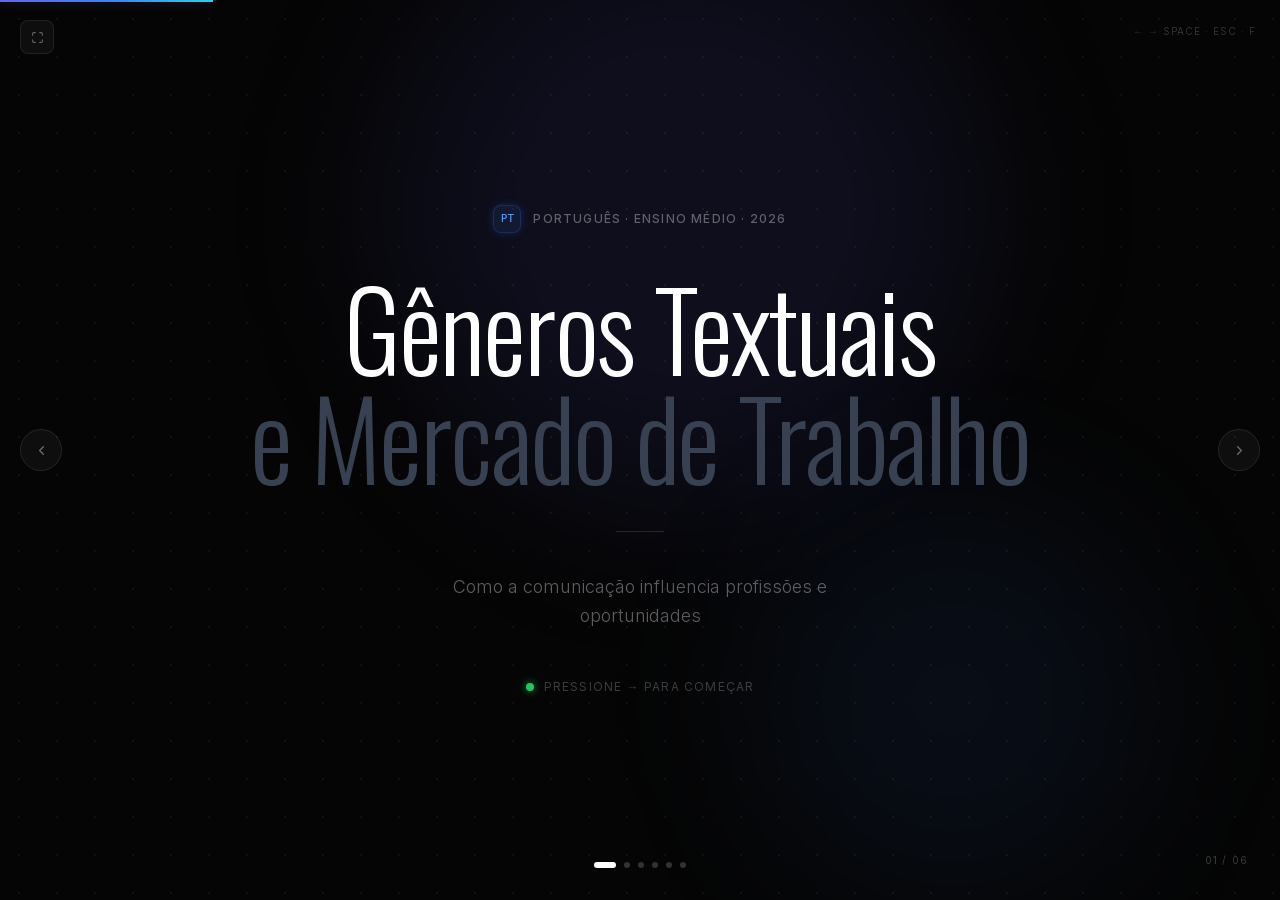
<file: presentation.html>
<!DOCTYPE html>
<html lang="pt-BR">
<head>
  <meta charset="UTF-8">
  <meta name="viewport" content="width=device-width, initial-scale=1.0">
  <title>Gêneros Textuais e Mercado de Trabalho</title>

  <!-- Tailwind (Finex local build) -->
  <script src="finex-finance-saas.aura.build/assets/176e894661aa9cdc_3.4.17"></script>

  <!-- Google Fonts — same as design-system -->
  <link rel="preconnect" href="https://fonts.googleapis.com">
  <link rel="preconnect" href="https://fonts.gstatic.com" crossorigin>
  <link href="finex-finance-saas.aura.build/assets/71de0c11c987f278_css2.css" rel="stylesheet">
  <link href="finex-finance-saas.aura.build/assets/ab7ed01ed5bd637b_css2.css" rel="stylesheet">
  <link href="finex-finance-saas.aura.build/assets/5a95981dedcc5760_css2.css" rel="stylesheet">

  <style>
    /* ──────────────────────────────────────────────
       DESIGN SYSTEM TOKENS (exact from design-system.html)
       ────────────────────────────────────────────── */
    .font-oswald  { font-family: 'Oswald', sans-serif !important; }
    .font-inter   { font-family: 'Inter', sans-serif !important; }

    /* Finex Animations (verbatim) */
    @keyframes fadeInUp {
      0%   { opacity: 0; transform: translateY(30px); }
      100% { opacity: 1; transform: translateY(0); }
    }
    @keyframes blurIn {
      0%   { opacity: 0; filter: blur(15px); transform: scale(0.95); }
      100% { opacity: 1; filter: blur(0);    transform: scale(1); }
    }

    /* Presentation-specific keyframes */
    @keyframes slideUp {
      from { opacity: 0; transform: translateY(28px); }
      to   { opacity: 1; transform: translateY(0); }
    }
    @keyframes slideLeft {
      from { opacity: 0; transform: translateX(28px); }
      to   { opacity: 1; transform: translateX(0); }
    }
    @keyframes scaleFade {
      from { opacity: 0; transform: scale(0.93); filter: blur(6px); }
      to   { opacity: 1; transform: scale(1);    filter: blur(0); }
    }
    @keyframes glowPulse {
      0%, 100% { opacity: 0.6; }
      50%       { opacity: 1; }
    }
    @keyframes orb-drift {
      0%   { transform: translate(0, 0) scale(1); }
      33%  { transform: translate(30px, -20px) scale(1.05); }
      66%  { transform: translate(-20px, 15px) scale(0.97); }
      100% { transform: translate(0, 0) scale(1); }
    }

    /* ──────────────────────────────────────────────
       BASE RESET
       ────────────────────────────────────────────── */
    *, *::before, *::after { box-sizing: border-box; margin: 0; padding: 0; }
    ::-webkit-scrollbar { display: none; }

    html, body {
      width: 100%;
      height: 100%;
      overflow: hidden;
      background: #050505;
      color: #fff;
      -ms-overflow-style: none;
      scrollbar-width: none;
    }

    /* ──────────────────────────────────────────────
       PRESENTATION SHELL
       ────────────────────────────────────────────── */
    .pres-wrap {
      position: relative;
      width: 100vw;
      height: 100vh;
      overflow: hidden;
    }

    /* ──────────────────────────────────────────────
       SLIDES
       ────────────────────────────────────────────── */
    .slide {
      position: absolute;
      inset: 0;
      display: flex;
      flex-direction: column;
      justify-content: center;
      align-items: center;
      padding: 2.5rem 3rem;
      opacity: 0;
      pointer-events: none;
      transition: opacity 0.55s cubic-bezier(0.25, 0.46, 0.45, 0.94),
                  transform 0.55s cubic-bezier(0.25, 0.46, 0.45, 0.94);
      transform: translateY(18px);
      will-change: opacity, transform;
    }
    .slide.active {
      opacity: 1;
      pointer-events: all;
      transform: translateY(0);
    }
    .slide.leaving-up   { opacity: 0; transform: translateY(-18px); pointer-events: none; }
    .slide.leaving-down { opacity: 0; transform: translateY(18px);  pointer-events: none; }

    /* Stagger helpers — only fire when inside .active slide */
    .slide:not(.active) [class*="s-"] {
      opacity: 0 !important;
      animation: none !important;
    }
    .slide.active .s1 { animation: slideUp  0.65s cubic-bezier(0.25,0.46,0.45,0.94) 0.05s both; }
    .slide.active .s2 { animation: slideUp  0.65s cubic-bezier(0.25,0.46,0.45,0.94) 0.17s both; }
    .slide.active .s3 { animation: slideUp  0.65s cubic-bezier(0.25,0.46,0.45,0.94) 0.30s both; }
    .slide.active .s4 { animation: slideUp  0.65s cubic-bezier(0.25,0.46,0.45,0.94) 0.43s both; }
    .slide.active .s5 { animation: slideUp  0.65s cubic-bezier(0.25,0.46,0.45,0.94) 0.56s both; }
    .slide.active .sl { animation: slideLeft 0.65s cubic-bezier(0.25,0.46,0.45,0.94) 0.35s both; }
    .slide.active .sb { animation: scaleFade 0.75s cubic-bezier(0.25,0.46,0.45,0.94) 0.25s both; }

    /* ──────────────────────────────────────────────
       CHROME UI
       ────────────────────────────────────────────── */
    /* Progress bar */
    #pbar {
      position: fixed; top: 0; left: 0; height: 2px; z-index: 200;
      background: linear-gradient(to right, #6366f1, #3b82f6, #22d3ee);
      transition: width 0.5s cubic-bezier(0.25,0.46,0.45,0.94);
      box-shadow: 0 0 12px rgba(99,102,241,0.5);
    }

    /* Nav dots */
    #nav-dots {
      position: fixed; bottom: 2rem; left: 50%; transform: translateX(-50%);
      display: flex; gap: 8px; z-index: 200;
    }
    .dot {
      width: 6px; height: 6px; border-radius: 3px;
      background: rgba(255,255,255,0.18);
      border: none; cursor: pointer;
      transition: all 0.3s cubic-bezier(0.25,0.46,0.45,0.94);
    }
    .dot.on { background: #fff; width: 22px; }

    /* Slide counter */
    #counter {
      position: fixed; bottom: 2rem; right: 2rem; z-index: 200;
      font-family: 'Inter', monospace; font-size: 10px; letter-spacing: 0.12em;
      color: rgba(255,255,255,0.22);
    }

    /* Arrow buttons */
    .arr-btn {
      position: fixed; top: 50%; transform: translateY(-50%);
      width: 42px; height: 42px; border-radius: 50%;
      background: rgba(255,255,255,0.04);
      border: 1px solid rgba(255,255,255,0.09);
      color: rgba(255,255,255,0.4);
      display: flex; align-items: center; justify-content: center;
      cursor: pointer; z-index: 200;
      transition: all 0.2s ease;
    }
    .arr-btn:hover { background: rgba(255,255,255,0.09); border-color: rgba(255,255,255,0.18); color: #fff; }
    #prev-btn { left: 1.25rem; }
    #next-btn { right: 1.25rem; }

    /* Fullscreen btn */
    #fs-btn {
      position: fixed; top: 1.25rem; left: 1.25rem;
      width: 34px; height: 34px; border-radius: 8px;
      background: rgba(255,255,255,0.04);
      border: 1px solid rgba(255,255,255,0.08);
      color: rgba(255,255,255,0.35);
      display: flex; align-items: center; justify-content: center;
      cursor: pointer; z-index: 200;
      transition: all 0.2s ease;
    }
    #fs-btn:hover { background: rgba(255,255,255,0.09); color: rgba(255,255,255,0.7); }

    /* Key hint */
    #key-hint {
      position: fixed; top: 1.5rem; right: 1.5rem; z-index: 200;
      font-size: 10px; letter-spacing: 0.1em; color: rgba(255,255,255,0.18);
      font-family: 'Inter', sans-serif;
    }

    /* ──────────────────────────────────────────────
       SHARED VISUAL UTILITIES (from design-system)
       ────────────────────────────────────────────── */
    .dot-grid {
      background-image: radial-gradient(rgba(255,255,255,0.055) 1px, transparent 1px);
      background-size: 38px 38px;
    }
    .card-base {
      background: #0A0A0C;
      border: 1px solid rgba(255,255,255,0.1);
      transition: border-color 0.2s ease;
    }
    .card-base:hover { border-color: rgba(255,255,255,0.2); }
    .icon-box {
      background: #1A1A1A;
      border: 1px solid rgba(255,255,255,0.1);
      border-radius: 0.75rem;
      display: flex; align-items: center; justify-content: center;
      transition: border-color 0.2s ease;
      flex-shrink: 0;
    }

    /* Orb background animation */
    .orb {
      position: absolute;
      border-radius: 50%;
      filter: blur(80px);
      animation: orb-drift 12s ease-in-out infinite;
      pointer-events: none;
    }

    /* Section number badge (exact from design-system) */
    .section-badge {
      display: flex; align-items: center; justify-content: center;
      font-size: 11px; font-weight: 500; color: #60a5fa; font-family: monospace;
      background: rgba(59,130,246,0.1);
      width: 28px; height: 28px;
      border: 1px solid rgba(59,130,246,0.2);
      border-radius: 0.5rem;
      box-shadow: 0 0 10px rgba(59,130,246,0.2);
      flex-shrink: 0;
    }

    /* Live indicator dot (from design-system) */
    .live-dot {
      width: 8px; height: 8px; border-radius: 50%;
      background: #22c55e;
      box-shadow: 0 0 8px rgba(34,197,94,0.8);
      animation: pulse 2s cubic-bezier(0.4,0,0.6,1) infinite;
      flex-shrink: 0;
    }
    @keyframes pulse {
      0%, 100% { opacity: 1; }
      50%       { opacity: 0.4; }
    }

    /* Reduced motion */
    @media (prefers-reduced-motion: reduce) {
      .slide, .dot, #pbar { transition: none; }
      .slide.active [class*="s-"],
      .slide.active .sl,
      .slide.active .sb { animation: none; opacity: 1; }
    }

    /* Responsive scale for very small screens */
    @media (max-width: 640px) {
      .slide { padding: 1.5rem; }
      .hide-sm { display: none !important; }
    }
  </style>
</head>

<body>
  <!-- ─── Chrome UI ─────────────────────────── -->
  <div id="pbar" style="width: 20%;"></div>

  <button id="fs-btn" title="Fullscreen (F)">
    <svg width="13" height="13" fill="none" stroke="currentColor" stroke-width="2" stroke-linecap="round" stroke-linejoin="round" viewBox="0 0 24 24">
      <path d="M8 3H5a2 2 0 0 0-2 2v3m18 0V5a2 2 0 0 0-2-2h-3m0 18h3a2 2 0 0 0 2-2v-3M3 16v3a2 2 0 0 0 2 2h3"/>
    </svg>
  </button>

  <div id="key-hint">← → SPACE · ESC · F</div>

  <button class="arr-btn" id="prev-btn" aria-label="Slide anterior">
    <svg width="15" height="15" fill="none" stroke="currentColor" stroke-width="2" stroke-linecap="round" stroke-linejoin="round" viewBox="0 0 24 24"><path d="m15 18-6-6 6-6"/></svg>
  </button>
  <button class="arr-btn" id="next-btn" aria-label="Próximo slide">
    <svg width="15" height="15" fill="none" stroke="currentColor" stroke-width="2" stroke-linecap="round" stroke-linejoin="round" viewBox="0 0 24 24"><path d="m9 18 6-6-6-6"/></svg>
  </button>

  <div id="nav-dots"></div>
  <div id="counter">01 / 06</div>

  <!-- ═══════════════════════════════════════════════════════
       SLIDES WRAPPER
       ═══════════════════════════════════════════════════════ -->
  <div class="pres-wrap" id="pres">

    <!-- ══════════════════════════════════════════
         SLIDE 01 — HERO OPENING
         ══════════════════════════════════════════ -->
    <section class="slide active" data-slide="0">
      <!-- Layers -->
      <div class="absolute inset-0 dot-grid"></div>
      <div class="orb" style="width:600px;height:600px;background:rgba(99,102,241,0.10);top:-10%;left:30%;animation-duration:14s;"></div>
      <div class="orb" style="width:400px;height:400px;background:rgba(59,130,246,0.07);bottom:0;right:10%;animation-duration:18s;animation-delay:-6s;"></div>

      <div class="relative z-10 text-center" style="max-width: 900px;">
        <!-- Badge (Finex pattern) -->
        <div class="s1 flex items-center justify-center gap-3 mb-10">
          <span class="section-badge">PT</span>
          <span class="uppercase text-xs font-medium tracking-widest font-inter" style="color:rgba(255,255,255,0.35);">Português · Ensino Médio · 2026</span>
        </div>

        <!-- Giant title -->
        <h1 class="s2 font-oswald font-light tracking-tight text-white"
            style="font-size: clamp(3.2rem, 8.5vw, 8rem); line-height: 1.0; letter-spacing: -0.02em;">
          Gêneros Textuais
        </h1>
        <h2 class="s3 font-oswald font-light tracking-tight"
            style="font-size: clamp(3.2rem, 8.5vw, 8rem); line-height: 1.0; letter-spacing: -0.02em; color: #374151;">
          e Mercado de Trabalho
        </h2>

        <!-- Divider line -->
        <div class="s4 mx-auto mt-10 mb-10" style="width:48px;height:1px;background:rgba(255,255,255,0.12);"></div>

        <!-- Subtitle -->
        <p class="s4 text-lg font-light leading-relaxed font-inter" style="color: rgba(255,255,255,0.35); max-width: 480px; margin: 0 auto;">
          Como a comunicação influencia profissões e oportunidades
        </p>

        <!-- Hint -->
        <div class="s5 flex items-center justify-center gap-2.5 mt-12">
          <span class="live-dot"></span>
          <span class="text-xs uppercase tracking-widest font-inter" style="color: rgba(255,255,255,0.22);">Pressione → para começar</span>
        </div>
      </div>
    </section>


    <!-- ══════════════════════════════════════════
         SLIDE 02 — O QUE SÃO GÊNEROS TEXTUAIS
         ══════════════════════════════════════════ -->
    <section class="slide" data-slide="1">
      <div class="absolute inset-0 dot-grid" style="opacity:0.45;"></div>
      <div class="orb" style="width:500px;height:500px;background:rgba(99,102,241,0.09);top:20%;left:-5%;animation-duration:16s;"></div>

      <div class="relative z-10 w-full" style="max-width: 1100px;">
        <div style="display: grid; grid-template-columns: 1fr 1fr; gap: 4rem; align-items: center;">

          <!-- LEFT: concept -->
          <div>
            <div class="s1 flex items-center gap-3 mb-8">
              <span class="section-badge">02</span>
              <span class="uppercase text-xs font-medium tracking-widest font-inter" style="color: rgba(255,255,255,0.35);">Conceito</span>
            </div>

            <h2 class="s2 font-oswald font-light tracking-tight text-white mb-6"
                style="font-size: clamp(2.2rem, 4.5vw, 3.8rem); line-height: 1.1;">
              O que são<br>
              <span style="color: #374151;">gêneros textuais?</span>
            </h2>

            <p class="s3 text-lg font-light leading-relaxed font-inter mb-8" style="color: rgba(255,255,255,0.45); max-width: 400px;">
              Formas de comunicação moldadas para cada contexto. No trabalho, usar o gênero certo transmite
              <span style="color: rgba(255,255,255,0.85); font-weight: 500;">profissionalismo e clareza.</span>
            </p>

            <!-- Insight card (Finex feature card pattern) -->
            <div class="s4 rounded-2xl card-base p-5 flex items-start gap-4" style="max-width: 400px; position: relative; overflow: hidden;">
              <div style="position:absolute;inset:0;background:radial-gradient(ellipse at top, rgba(26,26,46,0.8), transparent 60%);z-index:0;"></div>
              <div class="icon-box w-10 h-10 shrink-0" style="position:relative;z-index:1;">
                <svg class="text-indigo-400" width="18" height="18" fill="none" stroke="currentColor" stroke-width="1.5" viewBox="0 0 24 24"><path d="M12 22s8-4 8-10V5l-8-3-8 3v7c0 6 8 10 8 10"/><path d="m9 12 2 2 4-4"/></svg>
              </div>
              <p class="text-sm font-light font-inter" style="color: rgba(255,255,255,0.5); line-height: 1.6; position:relative;z-index:1;">
                Cada situação exige um tipo de linguagem. Saber escolher o certo é um diferencial profissional.
              </p>
            </div>
          </div>

          <!-- RIGHT: genre list -->
          <div class="sb" style="display: flex; flex-direction: column; gap: 10px;">

            <!-- Row helper macro -->
            <!-- Email -->
            <div class="card-base rounded-xl flex items-center gap-4 p-4 group" style="cursor: default;">
              <div class="icon-box w-10 h-10 group-hover:border-indigo-500/40" style="transition: border-color 0.2s;">
                <svg style="color: rgba(255,255,255,0.4);" class="group-hover:text-indigo-400" width="17" height="17" fill="none" stroke="currentColor" stroke-width="1.5" viewBox="0 0 24 24" stroke-linecap="round" stroke-linejoin="round"><rect height="16" rx="2" width="20" x="2" y="4"/><path d="m22 7-8.97 5.7a1.94 1.94 0 0 1-2.06 0L2 7"/></svg>
              </div>
              <div style="flex:1;">
                <div class="text-sm font-medium text-white font-inter">Email</div>
                <div class="text-xs font-inter mt-0.5" style="color:rgba(255,255,255,0.28);">Comunicação profissional</div>
              </div>
              <span class="text-xs font-medium font-inter px-2.5 py-0.5 rounded-full" style="background:rgba(99,102,241,0.12);border:1px solid rgba(99,102,241,0.25);color:#818cf8;">Formal</span>
            </div>

            <!-- Currículo -->
            <div class="card-base rounded-xl flex items-center gap-4 p-4 group" style="cursor: default;">
              <div class="icon-box w-10 h-10 group-hover:border-blue-500/40" style="transition: border-color 0.2s;">
                <svg style="color: rgba(255,255,255,0.4);" class="group-hover:text-blue-400" width="17" height="17" fill="none" stroke="currentColor" stroke-width="1.5" stroke-linecap="round" stroke-linejoin="round" viewBox="0 0 24 24"><path d="M14 2H6a2 2 0 0 0-2 2v16a2 2 0 0 0 2 2h12a2 2 0 0 0 2-2V8z"/><polyline points="14 2 14 8 20 8"/><line x1="16" y1="13" x2="8" y2="13"/><line x1="16" y1="17" x2="8" y2="17"/></svg>
              </div>
              <div style="flex:1;">
                <div class="text-sm font-medium text-white font-inter">Currículo</div>
                <div class="text-xs font-inter mt-0.5" style="color:rgba(255,255,255,0.28);">Apresentação profissional</div>
              </div>
              <span class="text-xs font-medium font-inter px-2.5 py-0.5 rounded-full" style="background:rgba(59,130,246,0.12);border:1px solid rgba(59,130,246,0.25);color:#60a5fa;">Pessoal</span>
            </div>

            <!-- Relatório -->
            <div class="card-base rounded-xl flex items-center gap-4 p-4 group" style="cursor: default;">
              <div class="icon-box w-10 h-10 group-hover:border-purple-500/40" style="transition: border-color 0.2s;">
                <svg style="color: rgba(255,255,255,0.4);" class="group-hover:text-purple-400" width="17" height="17" fill="none" stroke="currentColor" stroke-width="1.5" stroke-linecap="round" stroke-linejoin="round" viewBox="0 0 24 24"><line x1="12" x2="12" y1="20" y2="10"/><line x1="18" x2="18" y1="20" y2="4"/><line x1="6" x2="6" y1="20" y2="16"/></svg>
              </div>
              <div style="flex:1;">
                <div class="text-sm font-medium text-white font-inter">Relatório</div>
                <div class="text-xs font-inter mt-0.5" style="color:rgba(255,255,255,0.28);">Informar resultados</div>
              </div>
              <span class="text-xs font-medium font-inter px-2.5 py-0.5 rounded-full" style="background:rgba(168,85,247,0.12);border:1px solid rgba(168,85,247,0.25);color:#c084fc;">Técnico</span>
            </div>

            <!-- Mensagem -->
            <div class="card-base rounded-xl flex items-center gap-4 p-4 group" style="cursor: default;">
              <div class="icon-box w-10 h-10 group-hover:border-cyan-500/40" style="transition: border-color 0.2s;">
                <svg style="color: rgba(255,255,255,0.4);" class="group-hover:text-cyan-400" width="17" height="17" fill="none" stroke="currentColor" stroke-width="1.5" stroke-linecap="round" stroke-linejoin="round" viewBox="0 0 24 24"><path d="M21 15a2 2 0 0 1-2 2H7l-4 4V5a2 2 0 0 1 2-2h14a2 2 0 0 1 2 2z"/></svg>
              </div>
              <div style="flex:1;">
                <div class="text-sm font-medium text-white font-inter">Mensagem</div>
                <div class="text-xs font-inter mt-0.5" style="color:rgba(255,255,255,0.28);">Comunicação rápida</div>
              </div>
              <span class="text-xs font-medium font-inter px-2.5 py-0.5 rounded-full" style="background:rgba(34,211,238,0.1);border:1px solid rgba(34,211,238,0.22);color:#22d3ee;">Informal</span>
            </div>

            <!-- Artigo -->
            <div class="card-base rounded-xl flex items-center gap-4 p-4 group" style="cursor: default;">
              <div class="icon-box w-10 h-10 group-hover:border-emerald-500/40" style="transition: border-color 0.2s;">
                <svg style="color: rgba(255,255,255,0.4);" class="group-hover:text-emerald-400" width="17" height="17" fill="none" stroke="currentColor" stroke-width="1.5" stroke-linecap="round" stroke-linejoin="round" viewBox="0 0 24 24"><circle cx="12" cy="12" r="10"/><line x1="2" x2="22" y1="12" y2="12"/><path d="M12 2a15.3 15.3 0 0 1 4 10 15.3 15.3 0 0 1-4 10 15.3 15.3 0 0 1-4-10 15.3 15.3 0 0 1 4-10z"/></svg>
              </div>
              <div style="flex:1;">
                <div class="text-sm font-medium text-white font-inter">Artigo</div>
                <div class="text-xs font-inter mt-0.5" style="color:rgba(255,255,255,0.28);">Informar e argumentar</div>
              </div>
              <span class="text-xs font-medium font-inter px-2.5 py-0.5 rounded-full" style="background:rgba(16,185,129,0.1);border:1px solid rgba(16,185,129,0.22);color:#34d399;">Analítico</span>
            </div>

          </div>
        </div>
      </div>
    </section>


    <!-- ══════════════════════════════════════════
         SLIDE 03 — MERCADO DE TRABALHO
         ══════════════════════════════════════════ -->
    <section class="slide" data-slide="2">
      <div class="absolute inset-0 dot-grid" style="opacity:0.35;"></div>
      <div class="orb" style="width:700px;height:300px;background:rgba(59,130,246,0.07);bottom:-5%;left:10%;animation-duration:20s;"></div>

      <div class="relative z-10 w-full" style="max-width: 1100px;">
        <!-- Header -->
        <div style="text-align: center; margin-bottom: 2.5rem;">
          <div class="s1 flex items-center justify-center gap-3 mb-5">
            <span class="section-badge">03</span>
            <span class="uppercase text-xs font-medium tracking-widest font-inter" style="color: rgba(255,255,255,0.35);">Mercado de Trabalho</span>
          </div>
          <h2 class="s2 font-oswald font-light tracking-tight text-white"
              style="font-size: clamp(1.8rem, 4vw, 3rem); letter-spacing: -0.02em;">
            Gêneros textuais em cada profissão
          </h2>
        </div>

        <!-- Profession grid (5 cards — Finex stat card pattern adapted) -->
        <div class="s3" style="display: grid; grid-template-columns: repeat(5, 1fr); gap: 12px; margin-bottom: 1.75rem;">

          <!-- Advogado -->
          <div class="card-base rounded-2xl p-5 text-center group" style="cursor:default; position:relative; overflow:hidden;">
            <div style="position:absolute;inset:0;background:radial-gradient(ellipse at top, rgba(26,26,46,0.9), transparent 60%);"></div>
            <div class="relative z-10">
              <div class="mx-auto mb-4 rounded-xl flex items-center justify-center" style="width:48px;height:48px;background:linear-gradient(135deg,#4f46e5,#4338ca);box-shadow:0 4px 20px rgba(79,70,229,0.3);">
                <svg class="text-white" width="20" height="20" fill="none" stroke="currentColor" stroke-width="1.5" stroke-linecap="round" stroke-linejoin="round" viewBox="0 0 24 24"><path d="M12 22s8-4 8-10V5l-8-3-8 3v7c0 6 8 10 8 10"/></svg>
              </div>
              <div class="text-sm font-semibold text-white mb-1.5 font-inter">Advogado</div>
              <div class="text-xs font-inter" style="color:rgba(255,255,255,0.3);">Petições</div>
            </div>
          </div>

          <!-- Jornalista -->
          <div class="card-base rounded-2xl p-5 text-center group" style="cursor:default; position:relative; overflow:hidden;">
            <div style="position:absolute;inset:0;background:radial-gradient(ellipse at top, rgba(26,26,46,0.9), transparent 60%);"></div>
            <div class="relative z-10">
              <div class="mx-auto mb-4 rounded-xl flex items-center justify-center" style="width:48px;height:48px;background:linear-gradient(135deg,#3b82f6,#6366f1);box-shadow:0 4px 20px rgba(59,130,246,0.3);">
                <svg class="text-white" width="20" height="20" fill="none" stroke="currentColor" stroke-width="1.5" stroke-linecap="round" stroke-linejoin="round" viewBox="0 0 24 24"><circle cx="12" cy="12" r="10"/><line x1="2" x2="22" y1="12" y2="12"/><path d="M12 2a15.3 15.3 0 0 1 4 10 15.3 15.3 0 0 1-4 10 15.3 15.3 0 0 1-4-10 15.3 15.3 0 0 1 4-10z"/></svg>
              </div>
              <div class="text-sm font-semibold text-white mb-1.5 font-inter">Jornalista</div>
              <div class="text-xs font-inter" style="color:rgba(255,255,255,0.3);">Notícias</div>
            </div>
          </div>

          <!-- Programador -->
          <div class="card-base rounded-2xl p-5 text-center group" style="cursor:default; position:relative; overflow:hidden;">
            <div style="position:absolute;inset:0;background:radial-gradient(ellipse at top, rgba(26,26,46,0.9), transparent 60%);"></div>
            <div class="relative z-10">
              <div class="mx-auto mb-4 rounded-xl flex items-center justify-center" style="width:48px;height:48px;background:linear-gradient(135deg,#06b6d4,#3b82f6);box-shadow:0 4px 20px rgba(6,182,212,0.3);">
                <svg class="text-white" width="20" height="20" fill="none" stroke="currentColor" stroke-width="1.5" stroke-linecap="round" stroke-linejoin="round" viewBox="0 0 24 24"><polyline points="16 18 22 12 16 6"/><polyline points="8 6 2 12 8 18"/></svg>
              </div>
              <div class="text-sm font-semibold text-white mb-1.5 font-inter">Programador</div>
              <div class="text-xs font-inter" style="color:rgba(255,255,255,0.3);">Documentação</div>
            </div>
          </div>

          <!-- RH -->
          <div class="card-base rounded-2xl p-5 text-center group" style="cursor:default; position:relative; overflow:hidden;">
            <div style="position:absolute;inset:0;background:radial-gradient(ellipse at top, rgba(26,26,46,0.9), transparent 60%);"></div>
            <div class="relative z-10">
              <div class="mx-auto mb-4 rounded-xl flex items-center justify-center" style="width:48px;height:48px;background:linear-gradient(135deg,#a855f7,#6366f1);box-shadow:0 4px 20px rgba(168,85,247,0.3);">
                <svg class="text-white" width="20" height="20" fill="none" stroke="currentColor" stroke-width="1.5" stroke-linecap="round" stroke-linejoin="round" viewBox="0 0 24 24"><path d="M17 21v-2a4 4 0 0 0-4-4H5a4 4 0 0 0-4 4v2"/><circle cx="9" cy="7" r="4"/><path d="M23 21v-2a4 4 0 0 0-3-3.87"/><path d="M16 3.13a4 4 0 0 1 0 7.75"/></svg>
              </div>
              <div class="text-sm font-semibold text-white mb-1.5 font-inter">RH</div>
              <div class="text-xs font-inter" style="color:rgba(255,255,255,0.3);">Emails e currículos</div>
            </div>
          </div>

          <!-- Marketing -->
          <div class="card-base rounded-2xl p-5 text-center group" style="cursor:default; position:relative; overflow:hidden;">
            <div style="position:absolute;inset:0;background:radial-gradient(ellipse at top, rgba(26,26,46,0.9), transparent 60%);"></div>
            <div class="relative z-10">
              <div class="mx-auto mb-4 rounded-xl flex items-center justify-center" style="width:48px;height:48px;background:linear-gradient(135deg,#a855f7,#ec4899);box-shadow:0 4px 20px rgba(236,72,153,0.3);">
                <svg class="text-white" width="20" height="20" fill="none" stroke="currentColor" stroke-width="1.5" stroke-linecap="round" stroke-linejoin="round" viewBox="0 0 24 24"><polyline points="22 7 13.5 15.5 8.5 10.5 2 17"/><polyline points="16 7 22 7 22 13"/></svg>
              </div>
              <div class="text-sm font-semibold text-white mb-1.5 font-inter">Marketing</div>
              <div class="text-xs font-inter" style="color:rgba(255,255,255,0.3);">Publicidade</div>
            </div>
          </div>
        </div>

        <!-- Insight strip (3 col — Finex pattern) -->
        <div class="s4" style="display: grid; grid-template-columns: repeat(3, 1fr); gap: 10px;">
          <div style="padding:1rem 1.25rem; border-radius:0.875rem; background:rgba(255,255,255,0.02); border:1px solid rgba(255,255,255,0.06); display:flex; align-items:flex-start; gap:0.75rem;">
            <div style="width:6px;height:6px;border-radius:50%;background:#22c55e;margin-top:6px;flex-shrink:0;"></div>
            <p class="text-sm font-inter font-light" style="color:rgba(255,255,255,0.45);">Empresas valorizam <span style="color:rgba(255,255,255,0.8);">comunicação clara</span></p>
          </div>
          <div style="padding:1rem 1.25rem; border-radius:0.875rem; background:rgba(255,255,255,0.02); border:1px solid rgba(255,255,255,0.06); display:flex; align-items:flex-start; gap:0.75rem;">
            <div style="width:6px;height:6px;border-radius:50%;background:#3b82f6;margin-top:6px;flex-shrink:0;"></div>
            <p class="text-sm font-inter font-light" style="color:rgba(255,255,255,0.45);">Erros de escrita <span style="color:rgba(255,255,255,0.8);">fecham portas</span></p>
          </div>
          <div style="padding:1rem 1.25rem; border-radius:0.875rem; background:rgba(255,255,255,0.02); border:1px solid rgba(255,255,255,0.06); display:flex; align-items:flex-start; gap:0.75rem;">
            <div style="width:6px;height:6px;border-radius:50%;background:#a855f7;margin-top:6px;flex-shrink:0;"></div>
            <p class="text-sm font-inter font-light" style="color:rgba(255,255,255,0.45);">Clareza melhora o <span style="color:rgba(255,255,255,0.8);">trabalho em equipe</span></p>
          </div>
        </div>
      </div>
    </section>


    <!-- ══════════════════════════════════════════
         SLIDE 04 — IMPACTO PROFISSIONAL
         ══════════════════════════════════════════ -->
    <section class="slide" data-slide="3">
      <div class="absolute inset-0 dot-grid" style="opacity:0.38;"></div>
      <div class="orb" style="width:550px;height:550px;background:rgba(99,102,241,0.11);top:10%;right:-5%;animation-duration:17s;animation-delay:-3s;"></div>

      <div class="relative z-10 w-full" style="max-width: 1100px; display: grid; grid-template-columns: 1fr 1fr; gap: 5rem; align-items: center;">

        <!-- LEFT: statement -->
        <div>
          <div class="s1 flex items-center gap-3 mb-10">
            <span class="section-badge">04</span>
            <span class="uppercase text-xs font-medium tracking-widest font-inter" style="color:rgba(255,255,255,0.35);">Impacto</span>
          </div>

          <!-- Big quote (Finex blockquote pattern) -->
          <blockquote class="s2 font-oswald font-light text-white leading-tight mb-7"
                      style="font-size: clamp(1.8rem, 3.8vw, 3rem); letter-spacing: -0.01em;">
            "A comunicação<br>
            <span style="color: #374151;">pode abrir ou</span><br>
            fechar portas."
          </blockquote>

          <p class="s3 text-base font-light leading-relaxed font-inter" style="color:rgba(255,255,255,0.4); max-width: 380px;">
            Muitas pessoas acreditam que Português serve apenas para provas escolares. Na realidade, ele está em
            <span style="color:rgba(255,255,255,0.75);">praticamente todas as profissões.</span>
          </p>
        </div>

        <!-- RIGHT: 4 impact cards (Finex feature card) -->
        <div class="sb" style="display:flex; flex-direction:column; gap:10px;">

          <div class="card-base rounded-2xl flex items-center gap-4 p-4 group" style="cursor:default; position:relative; overflow:hidden;">
            <div style="position:absolute;inset:0;background:rgba(255,255,255,0.015);opacity:0;transition:opacity 0.2s;" class="group-hover:opacity-100"></div>
            <div class="icon-box w-10 h-10 relative z-10 group-hover:border-indigo-500/40" style="transition:border-color 0.2s;">
              <svg style="color:rgba(99,102,241,0.8);" width="17" height="17" fill="none" stroke="currentColor" stroke-width="1.5" stroke-linecap="round" stroke-linejoin="round" viewBox="0 0 24 24"><path d="M14 2H6a2 2 0 0 0-2 2v16a2 2 0 0 0 2 2h12a2 2 0 0 0 2-2V8z"/><polyline points="14 2 14 8 20 8"/><line x1="16" y1="13" x2="8" y2="13"/><line x1="16" y1="17" x2="8" y2="17"/></svg>
            </div>
            <div class="relative z-10">
              <div class="text-sm font-medium text-white font-inter">Boa escrita</div>
              <div class="text-xs font-inter mt-0.5" style="color:rgba(255,255,255,0.3);">Transmite profissionalismo</div>
            </div>
          </div>

          <div class="card-base rounded-2xl flex items-center gap-4 p-4 group" style="cursor:default; position:relative; overflow:hidden;">
            <div class="icon-box w-10 h-10 relative z-10 group-hover:border-blue-500/40" style="transition:border-color 0.2s;">
              <svg style="color:rgba(59,130,246,0.8);" width="17" height="17" fill="none" stroke="currentColor" stroke-width="1.5" stroke-linecap="round" stroke-linejoin="round" viewBox="0 0 24 24"><path d="M21 15a2 2 0 0 1-2 2H7l-4 4V5a2 2 0 0 1 2-2h14a2 2 0 0 1 2 2z"/></svg>
            </div>
            <div class="relative z-10">
              <div class="text-sm font-medium text-white font-inter">Comunicação em entrevistas</div>
              <div class="text-xs font-inter mt-0.5" style="color:rgba(255,255,255,0.3);">Primeira impressão é decisiva</div>
            </div>
          </div>

          <div class="card-base rounded-2xl flex items-center gap-4 p-4 group" style="cursor:default; position:relative; overflow:hidden;">
            <div class="icon-box w-10 h-10 relative z-10 group-hover:border-purple-500/40" style="transition:border-color 0.2s;">
              <svg style="color:rgba(168,85,247,0.8);" width="17" height="17" fill="none" stroke="currentColor" stroke-width="1.5" stroke-linecap="round" stroke-linejoin="round" viewBox="0 0 24 24"><polyline points="22 7 13.5 15.5 8.5 10.5 2 17"/><polyline points="16 7 22 7 22 13"/></svg>
            </div>
            <div class="relative z-10">
              <div class="text-sm font-medium text-white font-inter">Redes sociais = gêneros textuais</div>
              <div class="text-xs font-inter mt-0.5" style="color:rgba(255,255,255,0.3);">Presente na vida digital</div>
            </div>
          </div>

          <div class="card-base rounded-2xl flex items-center gap-4 p-4 group" style="cursor:default; position:relative; overflow:hidden;">
            <div class="icon-box w-10 h-10 relative z-10 group-hover:border-emerald-500/40" style="transition:border-color 0.2s;">
              <svg style="color:rgba(16,185,129,0.8);" width="17" height="17" fill="none" stroke="currentColor" stroke-width="1.5" stroke-linecap="round" stroke-linejoin="round" viewBox="0 0 24 24"><path d="M17 21v-2a4 4 0 0 0-4-4H5a4 4 0 0 0-4 4v2"/><circle cx="9" cy="7" r="4"/><path d="M23 21v-2a4 4 0 0 0-3-3.87"/><path d="M16 3.13a4 4 0 0 1 0 7.75"/></svg>
            </div>
            <div class="relative z-10">
              <div class="text-sm font-medium text-white font-inter">Português em todas as carreiras</div>
              <div class="text-xs font-inter mt-0.5" style="color:rgba(255,255,255,0.3);">Não é só para provas escolares</div>
            </div>
          </div>

        </div>
      </div>
    </section>


    <!-- ══════════════════════════════════════════
         SLIDE 05 — EXEMPLOS NA PRÁTICA
         ══════════════════════════════════════════ -->
    <section class="slide" data-slide="4">
      <div class="absolute inset-0 dot-grid" style="opacity:0.4;"></div>
      <div class="orb" style="width:500px;height:500px;background:rgba(168,85,247,0.08);top:-10%;right:5%;animation-duration:18s;"></div>
      <div class="orb" style="width:350px;height:350px;background:rgba(59,130,246,0.07);bottom:10%;left:-5%;animation-duration:22s;animation-delay:-5s;"></div>

      <div class="relative z-10 w-full" style="max-width: 1100px;">

        <!-- Header -->
        <div class="s1 flex items-center gap-3 mb-5">
          <span class="section-badge">05</span>
          <span class="uppercase text-xs font-medium tracking-widest font-inter" style="color: rgba(255,255,255,0.35);">Exemplos na Prática</span>
        </div>

        <h2 class="s2 font-oswald font-light tracking-tight text-white mb-6"
            style="font-size: clamp(1.6rem, 3.2vw, 2.6rem); letter-spacing: -0.02em;">
          Como cada profissão se comunica
        </h2>

        <!-- Row 1: 3 document cards -->
        <div class="s3" style="display: grid; grid-template-columns: 1fr 1fr 1fr; gap: 10px; margin-bottom: 10px;">

          <!-- Email Profissional -->
          <div class="card-base rounded-xl overflow-hidden">
            <div style="padding: 9px 13px; background: rgba(99,102,241,0.14); border-bottom: 1px solid rgba(99,102,241,0.22); display:flex; align-items:center; gap:7px;">
              <div style="width:7px;height:7px;border-radius:50%;background:#6366f1;box-shadow:0 0 8px rgba(99,102,241,0.7);flex-shrink:0;"></div>
              <span class="font-inter text-xs font-medium" style="color:#818cf8;">Email Profissional</span>
              <span class="font-inter text-xs font-light ml-auto" style="color:rgba(255,255,255,0.2);">RH · Advogado</span>
            </div>
            <div style="padding:12px 13px 14px;">
              <div class="font-inter text-xs font-medium mb-1.5" style="color:rgba(255,255,255,0.65);">Assunto: Solicitação de Documentos — Proc. nº 2026.041</div>
              <div style="height:1px;background:rgba(255,255,255,0.06);margin: 7px 0;"></div>
              <p class="font-inter font-light" style="font-size:10.5px;color:rgba(255,255,255,0.36);line-height:1.75;">
                Prezado Sr. Costa,<br><br>
                Venho, por meio desta, solicitar gentilmente o envio dos documentos referentes ao contrato acima, <span style="color:rgba(255,255,255,0.58);">no prazo de 5 dias úteis.</span><br><br>
                Atenciosamente,<br>
                <span style="color:rgba(255,255,255,0.5);">Dra. Ana Paula Ferreira — OAB/SP 123.456</span>
              </p>
            </div>
          </div>

          <!-- Petição Jurídica -->
          <div class="card-base rounded-xl overflow-hidden">
            <div style="padding: 9px 13px; background: rgba(79,70,229,0.14); border-bottom: 1px solid rgba(79,70,229,0.22); display:flex; align-items:center; gap:7px;">
              <div style="width:7px;height:7px;border-radius:50%;background:#4f46e5;box-shadow:0 0 8px rgba(79,70,229,0.7);flex-shrink:0;"></div>
              <span class="font-inter text-xs font-medium" style="color:#a5b4fc;">Petição Jurídica</span>
              <span class="font-inter text-xs font-light ml-auto" style="color:rgba(255,255,255,0.2);">Advogado</span>
            </div>
            <div style="padding:12px 13px 14px;">
              <div class="font-inter text-xs font-medium mb-1.5" style="color:rgba(255,255,255,0.65);">Ação de Indenização — 3ª Vara Cível</div>
              <div style="height:1px;background:rgba(255,255,255,0.06);margin: 7px 0;"></div>
              <p class="font-inter font-light" style="font-size:10.5px;color:rgba(255,255,255,0.36);line-height:1.75;">
                <span style="color:rgba(255,255,255,0.6);font-weight:500;letter-spacing:0.02em;">EXMO. SR. DR. JUIZ DE DIREITO</span><br>
                da 3ª Vara Cível da Comarca de São Paulo.<br><br>
                João da Silva, brasileiro, maior e capaz, vem, respeitosamente, à presença de <span style="color:rgba(255,255,255,0.52);">Vossa Excelência, expor e requerer...</span>
              </p>
            </div>
          </div>

          <!-- Artigo de Opinião -->
          <div class="card-base rounded-xl overflow-hidden">
            <div style="padding: 9px 13px; background: rgba(16,185,129,0.11); border-bottom: 1px solid rgba(16,185,129,0.2); display:flex; align-items:center; gap:7px;">
              <div style="width:7px;height:7px;border-radius:50%;background:#10b981;box-shadow:0 0 8px rgba(16,185,129,0.7);flex-shrink:0;"></div>
              <span class="font-inter text-xs font-medium" style="color:#34d399;">Artigo de Opinião</span>
              <span class="font-inter text-xs font-light ml-auto" style="color:rgba(255,255,255,0.2);">Jornalismo</span>
            </div>
            <div style="padding:12px 13px 14px;">
              <div class="font-inter text-xs font-medium mb-1.5" style="color:rgba(255,255,255,0.65);">Por que a comunicação define carreiras?</div>
              <div style="height:1px;background:rgba(255,255,255,0.06);margin: 7px 0;"></div>
              <p class="font-inter font-light" style="font-size:10.5px;color:rgba(255,255,255,0.36);line-height:1.75;">
                Estudos indicam que profissionais com <span style="color:rgba(255,255,255,0.58);">boa comunicação escrita</span> têm até 40% mais chances de promoção. A escrita clara e objetiva — seja em emails ou relatórios — tornou-se um diferencial competitivo inegável...
              </p>
            </div>
          </div>

        </div>

        <!-- Row 2: 2 document cards -->
        <div class="s4" style="display: grid; grid-template-columns: 1fr 1fr; gap: 10px;">

          <!-- Notícia Jornalística -->
          <div class="card-base rounded-xl overflow-hidden">
            <div style="padding: 9px 13px; background: rgba(59,130,246,0.11); border-bottom: 1px solid rgba(59,130,246,0.2); display:flex; align-items:center; gap:7px;">
              <div style="width:7px;height:7px;border-radius:50%;background:#3b82f6;box-shadow:0 0 8px rgba(59,130,246,0.7);flex-shrink:0;"></div>
              <span class="font-inter text-xs font-medium" style="color:#60a5fa;">Notícia Jornalística</span>
              <span class="font-inter text-xs font-light ml-auto" style="color:rgba(255,255,255,0.2);">Jornalista</span>
            </div>
            <div style="padding:11px 13px 13px;">
              <div class="font-inter text-xs font-medium mb-1.5" style="color:rgba(255,255,255,0.65);">Mercado valoriza profissionais com boa escrita</div>
              <div style="height:1px;background:rgba(255,255,255,0.06);margin: 6px 0;"></div>
              <p class="font-inter font-light" style="font-size:10.5px;color:rgba(255,255,255,0.36);line-height:1.7;">
                <span style="color:rgba(255,255,255,0.42);">São Paulo, 26 mai. 2026 —</span> Pesquisa aponta que 78% dos recrutadores rejeitam currículos com erros de português, mesmo quando o candidato possui as qualificações técnicas exigidas pelo cargo...
              </p>
            </div>
          </div>

          <!-- Relatório Técnico -->
          <div class="card-base rounded-xl overflow-hidden">
            <div style="padding: 9px 13px; background: rgba(168,85,247,0.11); border-bottom: 1px solid rgba(168,85,247,0.2); display:flex; align-items:center; gap:7px;">
              <div style="width:7px;height:7px;border-radius:50%;background:#a855f7;box-shadow:0 0 8px rgba(168,85,247,0.7);flex-shrink:0;"></div>
              <span class="font-inter text-xs font-medium" style="color:#c084fc;">Relatório Técnico</span>
              <span class="font-inter text-xs font-light ml-auto" style="color:rgba(255,255,255,0.2);">Empresas · TI</span>
            </div>
            <div style="padding:11px 13px 13px;">
              <div class="font-inter text-xs font-medium mb-1.5" style="color:rgba(255,255,255,0.65);">Relatório de Desempenho — Mai/2026</div>
              <div style="height:1px;background:rgba(255,255,255,0.06);margin: 6px 0;"></div>
              <p class="font-inter font-light" style="font-size:10.5px;color:rgba(255,255,255,0.36);line-height:1.7;">
                <span style="color:rgba(255,255,255,0.52);">Equipe:</span> Marketing Digital<br>
                Taxa de conversão: <span style="color:rgba(255,255,255,0.62);font-weight:500;">↑ 23%</span> vs. período anterior.<br>
                Principais ações: campanhas de email marketing e produção de conteúdo editorial com foco em SEO.
              </p>
            </div>
          </div>

        </div>
      </div>
    </section>


    <!-- ══════════════════════════════════════════
         SLIDE 06 — CONCLUSÃO
         ══════════════════════════════════════════ -->
    <section class="slide" data-slide="5">
      <div class="absolute inset-0 dot-grid"></div>
      <div class="orb" style="width:700px;height:700px;background:rgba(99,102,241,0.12);top:-20%;left:20%;animation-duration:15s;"></div>
      <div class="orb" style="width:400px;height:400px;background:rgba(59,130,246,0.07);bottom:5%;right:5%;animation-duration:19s;animation-delay:-8s;"></div>

      <div class="relative z-10 text-center" style="max-width: 880px;">
        <!-- Badge -->
        <div class="s1 flex items-center justify-center gap-3 mb-10">
          <span class="section-badge">06</span>
          <span class="uppercase text-xs font-medium tracking-widest font-inter" style="color: rgba(255,255,255,0.35);">Conclusão</span>
        </div>

        <!-- Massive statement -->
        <div class="s2">
          <div class="font-oswald font-light tracking-tight text-white"
               style="font-size: clamp(3.8rem, 10vw, 9rem); line-height: 0.95; letter-spacing: -0.02em;">
            Comunicação
          </div>
          <div class="font-oswald font-light tracking-tight"
               style="font-size: clamp(3.8rem, 10vw, 9rem); line-height: 0.95; letter-spacing: -0.02em; color: #374151;">
            é poder.
          </div>
        </div>

        <!-- Thin divider -->
        <div class="mx-auto mt-10 mb-8" style="width: 40px; height: 1px; background: rgba(255,255,255,0.1);"></div>

        <!-- Tag cloud (Finex badge pattern) -->
        <div class="s3 flex flex-wrap items-center justify-center gap-2.5 mb-10" style="max-width: 700px; margin-left:auto; margin-right:auto;">
          <span class="text-sm font-light font-inter px-4 py-2 rounded-full" style="background:rgba(255,255,255,0.04);border:1px solid rgba(255,255,255,0.09);color:rgba(255,255,255,0.5);">Gêneros textuais estão em todo lugar</span>
          <span class="text-sm font-light font-inter px-4 py-2 rounded-full" style="background:rgba(255,255,255,0.04);border:1px solid rgba(255,255,255,0.09);color:rgba(255,255,255,0.5);">Mercado exige boa comunicação</span>
          <span class="text-sm font-light font-inter px-4 py-2 rounded-full" style="background:rgba(255,255,255,0.04);border:1px solid rgba(255,255,255,0.09);color:rgba(255,255,255,0.5);">Escrever bem gera oportunidades</span>
          <span class="text-sm font-medium font-inter px-4 py-2 rounded-full" style="background:rgba(99,102,241,0.12);border:1px solid rgba(99,102,241,0.25);color:#a5b4fc;">Português é uma ferramenta profissional</span>
        </div>

        <!-- Closing quote -->
        <p class="s4 text-base font-light leading-relaxed font-inter" style="color:rgba(255,255,255,0.32); max-width: 520px; margin:0 auto;">
          "Independentemente da profissão que escolhermos, a comunicação sempre será uma das habilidades mais importantes para crescer profissionalmente."
        </p>

        <!-- Final live indicator -->
        <div class="s5 flex items-center justify-center gap-2.5 mt-10">
          <span class="live-dot"></span>
          <span class="text-xs uppercase tracking-widest font-inter" style="color: rgba(255,255,255,0.2);">Apresentação concluída</span>
        </div>
      </div>
    </section>

  </div><!-- /.pres-wrap -->


  <!-- ─── Presentation Engine ─────────────────────── -->
  <script>
    (function () {
      const slides      = Array.from(document.querySelectorAll('.slide'));
      const totalSlides = slides.length;
      let   current     = 0;
      let   animating   = false;

      const pbar    = document.getElementById('pbar');
      const counter = document.getElementById('counter');
      const dotsEl  = document.getElementById('nav-dots');

      /* Build nav dots */
      slides.forEach((_, i) => {
        const d = document.createElement('button');
        d.className = 'dot' + (i === 0 ? ' on' : '');
        d.setAttribute('aria-label', 'Slide ' + (i + 1));
        d.addEventListener('click', () => goTo(i));
        dotsEl.appendChild(d);
      });

      function updateChrome() {
        const pct = ((current + 1) / totalSlides) * 100;
        pbar.style.width = pct + '%';
        counter.textContent =
          String(current + 1).padStart(2, '0') + ' / ' +
          String(totalSlides).padStart(2, '0');
        document.querySelectorAll('.dot').forEach((d, i) => {
          d.classList.toggle('on', i === current);
        });
      }

      function goTo(index, dir) {
        if (animating || index === current || index < 0 || index >= totalSlides) return;
        animating = true;

        const prev = slides[current];
        const next = slides[index];
        const goingForward = index > current;

        /* Exit current */
        prev.classList.remove('active');
        prev.classList.add(goingForward ? 'leaving-up' : 'leaving-down');

        /* Enter next after a small offset so transitions don't collide */
        setTimeout(() => {
          prev.classList.remove('leaving-up', 'leaving-down');
          current = index;
          next.classList.add('active');
          updateChrome();
          setTimeout(() => { animating = false; }, 600);
        }, 50);
      }

      function next() { goTo(current + 1, 1); }
      function prev() { goTo(current - 1, -1); }

      /* Keyboard */
      document.addEventListener('keydown', e => {
        if (e.key === 'ArrowRight' || e.key === 'ArrowDown' || e.key === ' ') {
          e.preventDefault(); next();
        } else if (e.key === 'ArrowLeft' || e.key === 'ArrowUp') {
          e.preventDefault(); prev();
        } else if (e.key === 'Escape') {
          document.fullscreenElement && document.exitFullscreen();
        } else if (e.key.toLowerCase() === 'f') {
          toggleFS();
        }
      });

      document.getElementById('prev-btn').addEventListener('click', prev);
      document.getElementById('next-btn').addEventListener('click', next);

      /* Fullscreen */
      function toggleFS() {
        if (!document.fullscreenElement) {
          document.documentElement.requestFullscreen().catch(() => {});
        } else {
          document.exitFullscreen();
        }
      }
      document.getElementById('fs-btn').addEventListener('click', toggleFS);

      /* Touch / swipe */
      let tx = 0;
      document.addEventListener('touchstart', e => { tx = e.touches[0].clientX; }, { passive: true });
      document.addEventListener('touchend', e => {
        const dx = e.changedTouches[0].clientX - tx;
        if (Math.abs(dx) > 48) dx < 0 ? next() : prev();
      }, { passive: true });

      /* Mouse wheel (debounced) */
      let wheelLock = false;
      document.addEventListener('wheel', e => {
        if (wheelLock) return;
        wheelLock = true;
        e.deltaY > 0 ? next() : prev();
        setTimeout(() => { wheelLock = false; }, 900);
      }, { passive: true });

      /* Init */
      updateChrome();
    })();
  </script>
</body>
</html>
</file>
<file: finex-finance-saas.aura.build/assets/71de0c11c987f278_css2.css>
/* cyrillic-ext */
@font-face {
  font-family: 'Inter';
  font-style: normal;
  font-weight: 300;
  font-display: swap;
  src: url(https://fonts.gstatic.com/s/inter/v20/UcC73FwrK3iLTeHuS_nVMrMxCp50SjIa2JL7W0Q5n-wU.woff2) format('woff2');
  unicode-range: U+0460-052F, U+1C80-1C8A, U+20B4, U+2DE0-2DFF, U+A640-A69F, U+FE2E-FE2F;
}
/* cyrillic */
@font-face {
  font-family: 'Inter';
  font-style: normal;
  font-weight: 300;
  font-display: swap;
  src: url(https://fonts.gstatic.com/s/inter/v20/UcC73FwrK3iLTeHuS_nVMrMxCp50SjIa0ZL7W0Q5n-wU.woff2) format('woff2');
  unicode-range: U+0301, U+0400-045F, U+0490-0491, U+04B0-04B1, U+2116;
}
/* greek-ext */
@font-face {
  font-family: 'Inter';
  font-style: normal;
  font-weight: 300;
  font-display: swap;
  src: url(https://fonts.gstatic.com/s/inter/v20/UcC73FwrK3iLTeHuS_nVMrMxCp50SjIa2ZL7W0Q5n-wU.woff2) format('woff2');
  unicode-range: U+1F00-1FFF;
}
/* greek */
@font-face {
  font-family: 'Inter';
  font-style: normal;
  font-weight: 300;
  font-display: swap;
  src: url(https://fonts.gstatic.com/s/inter/v20/UcC73FwrK3iLTeHuS_nVMrMxCp50SjIa1pL7W0Q5n-wU.woff2) format('woff2');
  unicode-range: U+0370-0377, U+037A-037F, U+0384-038A, U+038C, U+038E-03A1, U+03A3-03FF;
}
/* vietnamese */
@font-face {
  font-family: 'Inter';
  font-style: normal;
  font-weight: 300;
  font-display: swap;
  src: url(https://fonts.gstatic.com/s/inter/v20/UcC73FwrK3iLTeHuS_nVMrMxCp50SjIa2pL7W0Q5n-wU.woff2) format('woff2');
  unicode-range: U+0102-0103, U+0110-0111, U+0128-0129, U+0168-0169, U+01A0-01A1, U+01AF-01B0, U+0300-0301, U+0303-0304, U+0308-0309, U+0323, U+0329, U+1EA0-1EF9, U+20AB;
}
/* latin-ext */
@font-face {
  font-family: 'Inter';
  font-style: normal;
  font-weight: 300;
  font-display: swap;
  src: url(https://fonts.gstatic.com/s/inter/v20/UcC73FwrK3iLTeHuS_nVMrMxCp50SjIa25L7W0Q5n-wU.woff2) format('woff2');
  unicode-range: U+0100-02BA, U+02BD-02C5, U+02C7-02CC, U+02CE-02D7, U+02DD-02FF, U+0304, U+0308, U+0329, U+1D00-1DBF, U+1E00-1E9F, U+1EF2-1EFF, U+2020, U+20A0-20AB, U+20AD-20C0, U+2113, U+2C60-2C7F, U+A720-A7FF;
}
/* latin */
@font-face {
  font-family: 'Inter';
  font-style: normal;
  font-weight: 300;
  font-display: swap;
  src: url("c940764593d0fe5d_UcC73FwrK3iLTeHuS_nVMrMxCp50Sj.woff2") format('woff2');
  unicode-range: U+0000-00FF, U+0131, U+0152-0153, U+02BB-02BC, U+02C6, U+02DA, U+02DC, U+0304, U+0308, U+0329, U+2000-206F, U+20AC, U+2122, U+2191, U+2193, U+2212, U+2215, U+FEFF, U+FFFD;
}
/* cyrillic-ext */
@font-face {
  font-family: 'Inter';
  font-style: normal;
  font-weight: 400;
  font-display: swap;
  src: url(https://fonts.gstatic.com/s/inter/v20/UcC73FwrK3iLTeHuS_nVMrMxCp50SjIa2JL7W0Q5n-wU.woff2) format('woff2');
  unicode-range: U+0460-052F, U+1C80-1C8A, U+20B4, U+2DE0-2DFF, U+A640-A69F, U+FE2E-FE2F;
}
/* cyrillic */
@font-face {
  font-family: 'Inter';
  font-style: normal;
  font-weight: 400;
  font-display: swap;
  src: url(https://fonts.gstatic.com/s/inter/v20/UcC73FwrK3iLTeHuS_nVMrMxCp50SjIa0ZL7W0Q5n-wU.woff2) format('woff2');
  unicode-range: U+0301, U+0400-045F, U+0490-0491, U+04B0-04B1, U+2116;
}
/* greek-ext */
@font-face {
  font-family: 'Inter';
  font-style: normal;
  font-weight: 400;
  font-display: swap;
  src: url(https://fonts.gstatic.com/s/inter/v20/UcC73FwrK3iLTeHuS_nVMrMxCp50SjIa2ZL7W0Q5n-wU.woff2) format('woff2');
  unicode-range: U+1F00-1FFF;
}
/* greek */
@font-face {
  font-family: 'Inter';
  font-style: normal;
  font-weight: 400;
  font-display: swap;
  src: url(https://fonts.gstatic.com/s/inter/v20/UcC73FwrK3iLTeHuS_nVMrMxCp50SjIa1pL7W0Q5n-wU.woff2) format('woff2');
  unicode-range: U+0370-0377, U+037A-037F, U+0384-038A, U+038C, U+038E-03A1, U+03A3-03FF;
}
/* vietnamese */
@font-face {
  font-family: 'Inter';
  font-style: normal;
  font-weight: 400;
  font-display: swap;
  src: url(https://fonts.gstatic.com/s/inter/v20/UcC73FwrK3iLTeHuS_nVMrMxCp50SjIa2pL7W0Q5n-wU.woff2) format('woff2');
  unicode-range: U+0102-0103, U+0110-0111, U+0128-0129, U+0168-0169, U+01A0-01A1, U+01AF-01B0, U+0300-0301, U+0303-0304, U+0308-0309, U+0323, U+0329, U+1EA0-1EF9, U+20AB;
}
/* latin-ext */
@font-face {
  font-family: 'Inter';
  font-style: normal;
  font-weight: 400;
  font-display: swap;
  src: url(https://fonts.gstatic.com/s/inter/v20/UcC73FwrK3iLTeHuS_nVMrMxCp50SjIa25L7W0Q5n-wU.woff2) format('woff2');
  unicode-range: U+0100-02BA, U+02BD-02C5, U+02C7-02CC, U+02CE-02D7, U+02DD-02FF, U+0304, U+0308, U+0329, U+1D00-1DBF, U+1E00-1E9F, U+1EF2-1EFF, U+2020, U+20A0-20AB, U+20AD-20C0, U+2113, U+2C60-2C7F, U+A720-A7FF;
}
/* latin */
@font-face {
  font-family: 'Inter';
  font-style: normal;
  font-weight: 400;
  font-display: swap;
  src: url("c940764593d0fe5d_UcC73FwrK3iLTeHuS_nVMrMxCp50Sj.woff2") format('woff2');
  unicode-range: U+0000-00FF, U+0131, U+0152-0153, U+02BB-02BC, U+02C6, U+02DA, U+02DC, U+0304, U+0308, U+0329, U+2000-206F, U+20AC, U+2122, U+2191, U+2193, U+2212, U+2215, U+FEFF, U+FFFD;
}
/* cyrillic-ext */
@font-face {
  font-family: 'Inter';
  font-style: normal;
  font-weight: 500;
  font-display: swap;
  src: url(https://fonts.gstatic.com/s/inter/v20/UcC73FwrK3iLTeHuS_nVMrMxCp50SjIa2JL7W0Q5n-wU.woff2) format('woff2');
  unicode-range: U+0460-052F, U+1C80-1C8A, U+20B4, U+2DE0-2DFF, U+A640-A69F, U+FE2E-FE2F;
}
/* cyrillic */
@font-face {
  font-family: 'Inter';
  font-style: normal;
  font-weight: 500;
  font-display: swap;
  src: url(https://fonts.gstatic.com/s/inter/v20/UcC73FwrK3iLTeHuS_nVMrMxCp50SjIa0ZL7W0Q5n-wU.woff2) format('woff2');
  unicode-range: U+0301, U+0400-045F, U+0490-0491, U+04B0-04B1, U+2116;
}
/* greek-ext */
@font-face {
  font-family: 'Inter';
  font-style: normal;
  font-weight: 500;
  font-display: swap;
  src: url(https://fonts.gstatic.com/s/inter/v20/UcC73FwrK3iLTeHuS_nVMrMxCp50SjIa2ZL7W0Q5n-wU.woff2) format('woff2');
  unicode-range: U+1F00-1FFF;
}
/* greek */
@font-face {
  font-family: 'Inter';
  font-style: normal;
  font-weight: 500;
  font-display: swap;
  src: url(https://fonts.gstatic.com/s/inter/v20/UcC73FwrK3iLTeHuS_nVMrMxCp50SjIa1pL7W0Q5n-wU.woff2) format('woff2');
  unicode-range: U+0370-0377, U+037A-037F, U+0384-038A, U+038C, U+038E-03A1, U+03A3-03FF;
}
/* vietnamese */
@font-face {
  font-family: 'Inter';
  font-style: normal;
  font-weight: 500;
  font-display: swap;
  src: url(https://fonts.gstatic.com/s/inter/v20/UcC73FwrK3iLTeHuS_nVMrMxCp50SjIa2pL7W0Q5n-wU.woff2) format('woff2');
  unicode-range: U+0102-0103, U+0110-0111, U+0128-0129, U+0168-0169, U+01A0-01A1, U+01AF-01B0, U+0300-0301, U+0303-0304, U+0308-0309, U+0323, U+0329, U+1EA0-1EF9, U+20AB;
}
/* latin-ext */
@font-face {
  font-family: 'Inter';
  font-style: normal;
  font-weight: 500;
  font-display: swap;
  src: url(https://fonts.gstatic.com/s/inter/v20/UcC73FwrK3iLTeHuS_nVMrMxCp50SjIa25L7W0Q5n-wU.woff2) format('woff2');
  unicode-range: U+0100-02BA, U+02BD-02C5, U+02C7-02CC, U+02CE-02D7, U+02DD-02FF, U+0304, U+0308, U+0329, U+1D00-1DBF, U+1E00-1E9F, U+1EF2-1EFF, U+2020, U+20A0-20AB, U+20AD-20C0, U+2113, U+2C60-2C7F, U+A720-A7FF;
}
/* latin */
@font-face {
  font-family: 'Inter';
  font-style: normal;
  font-weight: 500;
  font-display: swap;
  src: url("c940764593d0fe5d_UcC73FwrK3iLTeHuS_nVMrMxCp50Sj.woff2") format('woff2');
  unicode-range: U+0000-00FF, U+0131, U+0152-0153, U+02BB-02BC, U+02C6, U+02DA, U+02DC, U+0304, U+0308, U+0329, U+2000-206F, U+20AC, U+2122, U+2191, U+2193, U+2212, U+2215, U+FEFF, U+FFFD;
}
/* cyrillic-ext */
@font-face {
  font-family: 'Inter';
  font-style: normal;
  font-weight: 600;
  font-display: swap;
  src: url(https://fonts.gstatic.com/s/inter/v20/UcC73FwrK3iLTeHuS_nVMrMxCp50SjIa2JL7W0Q5n-wU.woff2) format('woff2');
  unicode-range: U+0460-052F, U+1C80-1C8A, U+20B4, U+2DE0-2DFF, U+A640-A69F, U+FE2E-FE2F;
}
/* cyrillic */
@font-face {
  font-family: 'Inter';
  font-style: normal;
  font-weight: 600;
  font-display: swap;
  src: url(https://fonts.gstatic.com/s/inter/v20/UcC73FwrK3iLTeHuS_nVMrMxCp50SjIa0ZL7W0Q5n-wU.woff2) format('woff2');
  unicode-range: U+0301, U+0400-045F, U+0490-0491, U+04B0-04B1, U+2116;
}
/* greek-ext */
@font-face {
  font-family: 'Inter';
  font-style: normal;
  font-weight: 600;
  font-display: swap;
  src: url(https://fonts.gstatic.com/s/inter/v20/UcC73FwrK3iLTeHuS_nVMrMxCp50SjIa2ZL7W0Q5n-wU.woff2) format('woff2');
  unicode-range: U+1F00-1FFF;
}
/* greek */
@font-face {
  font-family: 'Inter';
  font-style: normal;
  font-weight: 600;
  font-display: swap;
  src: url(https://fonts.gstatic.com/s/inter/v20/UcC73FwrK3iLTeHuS_nVMrMxCp50SjIa1pL7W0Q5n-wU.woff2) format('woff2');
  unicode-range: U+0370-0377, U+037A-037F, U+0384-038A, U+038C, U+038E-03A1, U+03A3-03FF;
}
/* vietnamese */
@font-face {
  font-family: 'Inter';
  font-style: normal;
  font-weight: 600;
  font-display: swap;
  src: url(https://fonts.gstatic.com/s/inter/v20/UcC73FwrK3iLTeHuS_nVMrMxCp50SjIa2pL7W0Q5n-wU.woff2) format('woff2');
  unicode-range: U+0102-0103, U+0110-0111, U+0128-0129, U+0168-0169, U+01A0-01A1, U+01AF-01B0, U+0300-0301, U+0303-0304, U+0308-0309, U+0323, U+0329, U+1EA0-1EF9, U+20AB;
}
/* latin-ext */
@font-face {
  font-family: 'Inter';
  font-style: normal;
  font-weight: 600;
  font-display: swap;
  src: url(https://fonts.gstatic.com/s/inter/v20/UcC73FwrK3iLTeHuS_nVMrMxCp50SjIa25L7W0Q5n-wU.woff2) format('woff2');
  unicode-range: U+0100-02BA, U+02BD-02C5, U+02C7-02CC, U+02CE-02D7, U+02DD-02FF, U+0304, U+0308, U+0329, U+1D00-1DBF, U+1E00-1E9F, U+1EF2-1EFF, U+2020, U+20A0-20AB, U+20AD-20C0, U+2113, U+2C60-2C7F, U+A720-A7FF;
}
/* latin */
@font-face {
  font-family: 'Inter';
  font-style: normal;
  font-weight: 600;
  font-display: swap;
  src: url("c940764593d0fe5d_UcC73FwrK3iLTeHuS_nVMrMxCp50Sj.woff2") format('woff2');
  unicode-range: U+0000-00FF, U+0131, U+0152-0153, U+02BB-02BC, U+02C6, U+02DA, U+02DC, U+0304, U+0308, U+0329, U+2000-206F, U+20AC, U+2122, U+2191, U+2193, U+2212, U+2215, U+FEFF, U+FFFD;
}
</file>
<file: finex-finance-saas.aura.build/assets/ab7ed01ed5bd637b_css2.css>
/* cyrillic-ext */
@font-face {
  font-family: 'Oswald';
  font-style: normal;
  font-weight: 300;
  font-display: swap;
  src: url(https://fonts.gstatic.com/s/oswald/v57/TK3iWkUHHAIjg752FD8Gl-1PK62t.woff2) format('woff2');
  unicode-range: U+0460-052F, U+1C80-1C8A, U+20B4, U+2DE0-2DFF, U+A640-A69F, U+FE2E-FE2F;
}
/* cyrillic */
@font-face {
  font-family: 'Oswald';
  font-style: normal;
  font-weight: 300;
  font-display: swap;
  src: url(https://fonts.gstatic.com/s/oswald/v57/TK3iWkUHHAIjg752HT8Gl-1PK62t.woff2) format('woff2');
  unicode-range: U+0301, U+0400-045F, U+0490-0491, U+04B0-04B1, U+2116;
}
/* vietnamese */
@font-face {
  font-family: 'Oswald';
  font-style: normal;
  font-weight: 300;
  font-display: swap;
  src: url(https://fonts.gstatic.com/s/oswald/v57/TK3iWkUHHAIjg752Fj8Gl-1PK62t.woff2) format('woff2');
  unicode-range: U+0102-0103, U+0110-0111, U+0128-0129, U+0168-0169, U+01A0-01A1, U+01AF-01B0, U+0300-0301, U+0303-0304, U+0308-0309, U+0323, U+0329, U+1EA0-1EF9, U+20AB;
}
/* latin-ext */
@font-face {
  font-family: 'Oswald';
  font-style: normal;
  font-weight: 300;
  font-display: swap;
  src: url(https://fonts.gstatic.com/s/oswald/v57/TK3iWkUHHAIjg752Fz8Gl-1PK62t.woff2) format('woff2');
  unicode-range: U+0100-02BA, U+02BD-02C5, U+02C7-02CC, U+02CE-02D7, U+02DD-02FF, U+0304, U+0308, U+0329, U+1D00-1DBF, U+1E00-1E9F, U+1EF2-1EFF, U+2020, U+20A0-20AB, U+20AD-20C0, U+2113, U+2C60-2C7F, U+A720-A7FF;
}
/* latin */
@font-face {
  font-family: 'Oswald';
  font-style: normal;
  font-weight: 300;
  font-display: swap;
  src: url("c36937da4c390497_TK3iWkUHHAIjg752GT8Gl-1PKw.woff2") format('woff2');
  unicode-range: U+0000-00FF, U+0131, U+0152-0153, U+02BB-02BC, U+02C6, U+02DA, U+02DC, U+0304, U+0308, U+0329, U+2000-206F, U+20AC, U+2122, U+2191, U+2193, U+2212, U+2215, U+FEFF, U+FFFD;
}
/* cyrillic-ext */
@font-face {
  font-family: 'Oswald';
  font-style: normal;
  font-weight: 400;
  font-display: swap;
  src: url(https://fonts.gstatic.com/s/oswald/v57/TK3iWkUHHAIjg752FD8Gl-1PK62t.woff2) format('woff2');
  unicode-range: U+0460-052F, U+1C80-1C8A, U+20B4, U+2DE0-2DFF, U+A640-A69F, U+FE2E-FE2F;
}
/* cyrillic */
@font-face {
  font-family: 'Oswald';
  font-style: normal;
  font-weight: 400;
  font-display: swap;
  src: url(https://fonts.gstatic.com/s/oswald/v57/TK3iWkUHHAIjg752HT8Gl-1PK62t.woff2) format('woff2');
  unicode-range: U+0301, U+0400-045F, U+0490-0491, U+04B0-04B1, U+2116;
}
/* vietnamese */
@font-face {
  font-family: 'Oswald';
  font-style: normal;
  font-weight: 400;
  font-display: swap;
  src: url(https://fonts.gstatic.com/s/oswald/v57/TK3iWkUHHAIjg752Fj8Gl-1PK62t.woff2) format('woff2');
  unicode-range: U+0102-0103, U+0110-0111, U+0128-0129, U+0168-0169, U+01A0-01A1, U+01AF-01B0, U+0300-0301, U+0303-0304, U+0308-0309, U+0323, U+0329, U+1EA0-1EF9, U+20AB;
}
/* latin-ext */
@font-face {
  font-family: 'Oswald';
  font-style: normal;
  font-weight: 400;
  font-display: swap;
  src: url(https://fonts.gstatic.com/s/oswald/v57/TK3iWkUHHAIjg752Fz8Gl-1PK62t.woff2) format('woff2');
  unicode-range: U+0100-02BA, U+02BD-02C5, U+02C7-02CC, U+02CE-02D7, U+02DD-02FF, U+0304, U+0308, U+0329, U+1D00-1DBF, U+1E00-1E9F, U+1EF2-1EFF, U+2020, U+20A0-20AB, U+20AD-20C0, U+2113, U+2C60-2C7F, U+A720-A7FF;
}
/* latin */
@font-face {
  font-family: 'Oswald';
  font-style: normal;
  font-weight: 400;
  font-display: swap;
  src: url("c36937da4c390497_TK3iWkUHHAIjg752GT8Gl-1PKw.woff2") format('woff2');
  unicode-range: U+0000-00FF, U+0131, U+0152-0153, U+02BB-02BC, U+02C6, U+02DA, U+02DC, U+0304, U+0308, U+0329, U+2000-206F, U+20AC, U+2122, U+2191, U+2193, U+2212, U+2215, U+FEFF, U+FFFD;
}
/* cyrillic-ext */
@font-face {
  font-family: 'Oswald';
  font-style: normal;
  font-weight: 500;
  font-display: swap;
  src: url(https://fonts.gstatic.com/s/oswald/v57/TK3iWkUHHAIjg752FD8Gl-1PK62t.woff2) format('woff2');
  unicode-range: U+0460-052F, U+1C80-1C8A, U+20B4, U+2DE0-2DFF, U+A640-A69F, U+FE2E-FE2F;
}
/* cyrillic */
@font-face {
  font-family: 'Oswald';
  font-style: normal;
  font-weight: 500;
  font-display: swap;
  src: url(https://fonts.gstatic.com/s/oswald/v57/TK3iWkUHHAIjg752HT8Gl-1PK62t.woff2) format('woff2');
  unicode-range: U+0301, U+0400-045F, U+0490-0491, U+04B0-04B1, U+2116;
}
/* vietnamese */
@font-face {
  font-family: 'Oswald';
  font-style: normal;
  font-weight: 500;
  font-display: swap;
  src: url(https://fonts.gstatic.com/s/oswald/v57/TK3iWkUHHAIjg752Fj8Gl-1PK62t.woff2) format('woff2');
  unicode-range: U+0102-0103, U+0110-0111, U+0128-0129, U+0168-0169, U+01A0-01A1, U+01AF-01B0, U+0300-0301, U+0303-0304, U+0308-0309, U+0323, U+0329, U+1EA0-1EF9, U+20AB;
}
/* latin-ext */
@font-face {
  font-family: 'Oswald';
  font-style: normal;
  font-weight: 500;
  font-display: swap;
  src: url(https://fonts.gstatic.com/s/oswald/v57/TK3iWkUHHAIjg752Fz8Gl-1PK62t.woff2) format('woff2');
  unicode-range: U+0100-02BA, U+02BD-02C5, U+02C7-02CC, U+02CE-02D7, U+02DD-02FF, U+0304, U+0308, U+0329, U+1D00-1DBF, U+1E00-1E9F, U+1EF2-1EFF, U+2020, U+20A0-20AB, U+20AD-20C0, U+2113, U+2C60-2C7F, U+A720-A7FF;
}
/* latin */
@font-face {
  font-family: 'Oswald';
  font-style: normal;
  font-weight: 500;
  font-display: swap;
  src: url("c36937da4c390497_TK3iWkUHHAIjg752GT8Gl-1PKw.woff2") format('woff2');
  unicode-range: U+0000-00FF, U+0131, U+0152-0153, U+02BB-02BC, U+02C6, U+02DA, U+02DC, U+0304, U+0308, U+0329, U+2000-206F, U+20AC, U+2122, U+2191, U+2193, U+2212, U+2215, U+FEFF, U+FFFD;
}
/* cyrillic-ext */
@font-face {
  font-family: 'Oswald';
  font-style: normal;
  font-weight: 600;
  font-display: swap;
  src: url(https://fonts.gstatic.com/s/oswald/v57/TK3iWkUHHAIjg752FD8Gl-1PK62t.woff2) format('woff2');
  unicode-range: U+0460-052F, U+1C80-1C8A, U+20B4, U+2DE0-2DFF, U+A640-A69F, U+FE2E-FE2F;
}
/* cyrillic */
@font-face {
  font-family: 'Oswald';
  font-style: normal;
  font-weight: 600;
  font-display: swap;
  src: url(https://fonts.gstatic.com/s/oswald/v57/TK3iWkUHHAIjg752HT8Gl-1PK62t.woff2) format('woff2');
  unicode-range: U+0301, U+0400-045F, U+0490-0491, U+04B0-04B1, U+2116;
}
/* vietnamese */
@font-face {
  font-family: 'Oswald';
  font-style: normal;
  font-weight: 600;
  font-display: swap;
  src: url(https://fonts.gstatic.com/s/oswald/v57/TK3iWkUHHAIjg752Fj8Gl-1PK62t.woff2) format('woff2');
  unicode-range: U+0102-0103, U+0110-0111, U+0128-0129, U+0168-0169, U+01A0-01A1, U+01AF-01B0, U+0300-0301, U+0303-0304, U+0308-0309, U+0323, U+0329, U+1EA0-1EF9, U+20AB;
}
/* latin-ext */
@font-face {
  font-family: 'Oswald';
  font-style: normal;
  font-weight: 600;
  font-display: swap;
  src: url(https://fonts.gstatic.com/s/oswald/v57/TK3iWkUHHAIjg752Fz8Gl-1PK62t.woff2) format('woff2');
  unicode-range: U+0100-02BA, U+02BD-02C5, U+02C7-02CC, U+02CE-02D7, U+02DD-02FF, U+0304, U+0308, U+0329, U+1D00-1DBF, U+1E00-1E9F, U+1EF2-1EFF, U+2020, U+20A0-20AB, U+20AD-20C0, U+2113, U+2C60-2C7F, U+A720-A7FF;
}
/* latin */
@font-face {
  font-family: 'Oswald';
  font-style: normal;
  font-weight: 600;
  font-display: swap;
  src: url("c36937da4c390497_TK3iWkUHHAIjg752GT8Gl-1PKw.woff2") format('woff2');
  unicode-range: U+0000-00FF, U+0131, U+0152-0153, U+02BB-02BC, U+02C6, U+02DA, U+02DC, U+0304, U+0308, U+0329, U+2000-206F, U+20AC, U+2122, U+2191, U+2193, U+2212, U+2215, U+FEFF, U+FFFD;
}
/* cyrillic-ext */
@font-face {
  font-family: 'Oswald';
  font-style: normal;
  font-weight: 700;
  font-display: swap;
  src: url(https://fonts.gstatic.com/s/oswald/v57/TK3iWkUHHAIjg752FD8Gl-1PK62t.woff2) format('woff2');
  unicode-range: U+0460-052F, U+1C80-1C8A, U+20B4, U+2DE0-2DFF, U+A640-A69F, U+FE2E-FE2F;
}
/* cyrillic */
@font-face {
  font-family: 'Oswald';
  font-style: normal;
  font-weight: 700;
  font-display: swap;
  src: url(https://fonts.gstatic.com/s/oswald/v57/TK3iWkUHHAIjg752HT8Gl-1PK62t.woff2) format('woff2');
  unicode-range: U+0301, U+0400-045F, U+0490-0491, U+04B0-04B1, U+2116;
}
/* vietnamese */
@font-face {
  font-family: 'Oswald';
  font-style: normal;
  font-weight: 700;
  font-display: swap;
  src: url(https://fonts.gstatic.com/s/oswald/v57/TK3iWkUHHAIjg752Fj8Gl-1PK62t.woff2) format('woff2');
  unicode-range: U+0102-0103, U+0110-0111, U+0128-0129, U+0168-0169, U+01A0-01A1, U+01AF-01B0, U+0300-0301, U+0303-0304, U+0308-0309, U+0323, U+0329, U+1EA0-1EF9, U+20AB;
}
/* latin-ext */
@font-face {
  font-family: 'Oswald';
  font-style: normal;
  font-weight: 700;
  font-display: swap;
  src: url(https://fonts.gstatic.com/s/oswald/v57/TK3iWkUHHAIjg752Fz8Gl-1PK62t.woff2) format('woff2');
  unicode-range: U+0100-02BA, U+02BD-02C5, U+02C7-02CC, U+02CE-02D7, U+02DD-02FF, U+0304, U+0308, U+0329, U+1D00-1DBF, U+1E00-1E9F, U+1EF2-1EFF, U+2020, U+20A0-20AB, U+20AD-20C0, U+2113, U+2C60-2C7F, U+A720-A7FF;
}
/* latin */
@font-face {
  font-family: 'Oswald';
  font-style: normal;
  font-weight: 700;
  font-display: swap;
  src: url("c36937da4c390497_TK3iWkUHHAIjg752GT8Gl-1PKw.woff2") format('woff2');
  unicode-range: U+0000-00FF, U+0131, U+0152-0153, U+02BB-02BC, U+02C6, U+02DA, U+02DC, U+0304, U+0308, U+0329, U+2000-206F, U+20AC, U+2122, U+2191, U+2193, U+2212, U+2215, U+FEFF, U+FFFD;
}
</file>
<file: finex-finance-saas.aura.build/assets/5a95981dedcc5760_css2.css>
/* cyrillic-ext */
@font-face {
  font-family: 'Cormorant Garamond';
  font-style: normal;
  font-weight: 300;
  font-display: swap;
  src: url(https://fonts.gstatic.com/s/cormorantgaramond/v21/co3bmX5slCNuHLi8bLeY9MK7whWMhyjYpHtKky2F7i6C.woff2) format('woff2');
  unicode-range: U+0460-052F, U+1C80-1C8A, U+20B4, U+2DE0-2DFF, U+A640-A69F, U+FE2E-FE2F;
}
/* cyrillic */
@font-face {
  font-family: 'Cormorant Garamond';
  font-style: normal;
  font-weight: 300;
  font-display: swap;
  src: url(https://fonts.gstatic.com/s/cormorantgaramond/v21/co3bmX5slCNuHLi8bLeY9MK7whWMhyjYrXtKky2F7i6C.woff2) format('woff2');
  unicode-range: U+0301, U+0400-045F, U+0490-0491, U+04B0-04B1, U+2116;
}
/* vietnamese */
@font-face {
  font-family: 'Cormorant Garamond';
  font-style: normal;
  font-weight: 300;
  font-display: swap;
  src: url(https://fonts.gstatic.com/s/cormorantgaramond/v21/co3bmX5slCNuHLi8bLeY9MK7whWMhyjYpntKky2F7i6C.woff2) format('woff2');
  unicode-range: U+0102-0103, U+0110-0111, U+0128-0129, U+0168-0169, U+01A0-01A1, U+01AF-01B0, U+0300-0301, U+0303-0304, U+0308-0309, U+0323, U+0329, U+1EA0-1EF9, U+20AB;
}
/* latin-ext */
@font-face {
  font-family: 'Cormorant Garamond';
  font-style: normal;
  font-weight: 300;
  font-display: swap;
  src: url(https://fonts.gstatic.com/s/cormorantgaramond/v21/co3bmX5slCNuHLi8bLeY9MK7whWMhyjYp3tKky2F7i6C.woff2) format('woff2');
  unicode-range: U+0100-02BA, U+02BD-02C5, U+02C7-02CC, U+02CE-02D7, U+02DD-02FF, U+0304, U+0308, U+0329, U+1D00-1DBF, U+1E00-1E9F, U+1EF2-1EFF, U+2020, U+20A0-20AB, U+20AD-20C0, U+2113, U+2C60-2C7F, U+A720-A7FF;
}
/* latin */
@font-face {
  font-family: 'Cormorant Garamond';
  font-style: normal;
  font-weight: 300;
  font-display: swap;
  src: url(https://fonts.gstatic.com/s/cormorantgaramond/v21/co3bmX5slCNuHLi8bLeY9MK7whWMhyjYqXtKky2F7g.woff2) format('woff2');
  unicode-range: U+0000-00FF, U+0131, U+0152-0153, U+02BB-02BC, U+02C6, U+02DA, U+02DC, U+0304, U+0308, U+0329, U+2000-206F, U+20AC, U+2122, U+2191, U+2193, U+2212, U+2215, U+FEFF, U+FFFD;
}
/* cyrillic-ext */
@font-face {
  font-family: 'Cormorant Garamond';
  font-style: normal;
  font-weight: 400;
  font-display: swap;
  src: url(https://fonts.gstatic.com/s/cormorantgaramond/v21/co3bmX5slCNuHLi8bLeY9MK7whWMhyjYpHtKky2F7i6C.woff2) format('woff2');
  unicode-range: U+0460-052F, U+1C80-1C8A, U+20B4, U+2DE0-2DFF, U+A640-A69F, U+FE2E-FE2F;
}
/* cyrillic */
@font-face {
  font-family: 'Cormorant Garamond';
  font-style: normal;
  font-weight: 400;
  font-display: swap;
  src: url(https://fonts.gstatic.com/s/cormorantgaramond/v21/co3bmX5slCNuHLi8bLeY9MK7whWMhyjYrXtKky2F7i6C.woff2) format('woff2');
  unicode-range: U+0301, U+0400-045F, U+0490-0491, U+04B0-04B1, U+2116;
}
/* vietnamese */
@font-face {
  font-family: 'Cormorant Garamond';
  font-style: normal;
  font-weight: 400;
  font-display: swap;
  src: url(https://fonts.gstatic.com/s/cormorantgaramond/v21/co3bmX5slCNuHLi8bLeY9MK7whWMhyjYpntKky2F7i6C.woff2) format('woff2');
  unicode-range: U+0102-0103, U+0110-0111, U+0128-0129, U+0168-0169, U+01A0-01A1, U+01AF-01B0, U+0300-0301, U+0303-0304, U+0308-0309, U+0323, U+0329, U+1EA0-1EF9, U+20AB;
}
/* latin-ext */
@font-face {
  font-family: 'Cormorant Garamond';
  font-style: normal;
  font-weight: 400;
  font-display: swap;
  src: url(https://fonts.gstatic.com/s/cormorantgaramond/v21/co3bmX5slCNuHLi8bLeY9MK7whWMhyjYp3tKky2F7i6C.woff2) format('woff2');
  unicode-range: U+0100-02BA, U+02BD-02C5, U+02C7-02CC, U+02CE-02D7, U+02DD-02FF, U+0304, U+0308, U+0329, U+1D00-1DBF, U+1E00-1E9F, U+1EF2-1EFF, U+2020, U+20A0-20AB, U+20AD-20C0, U+2113, U+2C60-2C7F, U+A720-A7FF;
}
/* latin */
@font-face {
  font-family: 'Cormorant Garamond';
  font-style: normal;
  font-weight: 400;
  font-display: swap;
  src: url(https://fonts.gstatic.com/s/cormorantgaramond/v21/co3bmX5slCNuHLi8bLeY9MK7whWMhyjYqXtKky2F7g.woff2) format('woff2');
  unicode-range: U+0000-00FF, U+0131, U+0152-0153, U+02BB-02BC, U+02C6, U+02DA, U+02DC, U+0304, U+0308, U+0329, U+2000-206F, U+20AC, U+2122, U+2191, U+2193, U+2212, U+2215, U+FEFF, U+FFFD;
}
/* cyrillic-ext */
@font-face {
  font-family: 'Cormorant Garamond';
  font-style: normal;
  font-weight: 500;
  font-display: swap;
  src: url(https://fonts.gstatic.com/s/cormorantgaramond/v21/co3bmX5slCNuHLi8bLeY9MK7whWMhyjYpHtKky2F7i6C.woff2) format('woff2');
  unicode-range: U+0460-052F, U+1C80-1C8A, U+20B4, U+2DE0-2DFF, U+A640-A69F, U+FE2E-FE2F;
}
/* cyrillic */
@font-face {
  font-family: 'Cormorant Garamond';
  font-style: normal;
  font-weight: 500;
  font-display: swap;
  src: url(https://fonts.gstatic.com/s/cormorantgaramond/v21/co3bmX5slCNuHLi8bLeY9MK7whWMhyjYrXtKky2F7i6C.woff2) format('woff2');
  unicode-range: U+0301, U+0400-045F, U+0490-0491, U+04B0-04B1, U+2116;
}
/* vietnamese */
@font-face {
  font-family: 'Cormorant Garamond';
  font-style: normal;
  font-weight: 500;
  font-display: swap;
  src: url(https://fonts.gstatic.com/s/cormorantgaramond/v21/co3bmX5slCNuHLi8bLeY9MK7whWMhyjYpntKky2F7i6C.woff2) format('woff2');
  unicode-range: U+0102-0103, U+0110-0111, U+0128-0129, U+0168-0169, U+01A0-01A1, U+01AF-01B0, U+0300-0301, U+0303-0304, U+0308-0309, U+0323, U+0329, U+1EA0-1EF9, U+20AB;
}
/* latin-ext */
@font-face {
  font-family: 'Cormorant Garamond';
  font-style: normal;
  font-weight: 500;
  font-display: swap;
  src: url(https://fonts.gstatic.com/s/cormorantgaramond/v21/co3bmX5slCNuHLi8bLeY9MK7whWMhyjYp3tKky2F7i6C.woff2) format('woff2');
  unicode-range: U+0100-02BA, U+02BD-02C5, U+02C7-02CC, U+02CE-02D7, U+02DD-02FF, U+0304, U+0308, U+0329, U+1D00-1DBF, U+1E00-1E9F, U+1EF2-1EFF, U+2020, U+20A0-20AB, U+20AD-20C0, U+2113, U+2C60-2C7F, U+A720-A7FF;
}
/* latin */
@font-face {
  font-family: 'Cormorant Garamond';
  font-style: normal;
  font-weight: 500;
  font-display: swap;
  src: url(https://fonts.gstatic.com/s/cormorantgaramond/v21/co3bmX5slCNuHLi8bLeY9MK7whWMhyjYqXtKky2F7g.woff2) format('woff2');
  unicode-range: U+0000-00FF, U+0131, U+0152-0153, U+02BB-02BC, U+02C6, U+02DA, U+02DC, U+0304, U+0308, U+0329, U+2000-206F, U+20AC, U+2122, U+2191, U+2193, U+2212, U+2215, U+FEFF, U+FFFD;
}
/* cyrillic-ext */
@font-face {
  font-family: 'Cormorant Garamond';
  font-style: normal;
  font-weight: 600;
  font-display: swap;
  src: url(https://fonts.gstatic.com/s/cormorantgaramond/v21/co3bmX5slCNuHLi8bLeY9MK7whWMhyjYpHtKky2F7i6C.woff2) format('woff2');
  unicode-range: U+0460-052F, U+1C80-1C8A, U+20B4, U+2DE0-2DFF, U+A640-A69F, U+FE2E-FE2F;
}
/* cyrillic */
@font-face {
  font-family: 'Cormorant Garamond';
  font-style: normal;
  font-weight: 600;
  font-display: swap;
  src: url(https://fonts.gstatic.com/s/cormorantgaramond/v21/co3bmX5slCNuHLi8bLeY9MK7whWMhyjYrXtKky2F7i6C.woff2) format('woff2');
  unicode-range: U+0301, U+0400-045F, U+0490-0491, U+04B0-04B1, U+2116;
}
/* vietnamese */
@font-face {
  font-family: 'Cormorant Garamond';
  font-style: normal;
  font-weight: 600;
  font-display: swap;
  src: url(https://fonts.gstatic.com/s/cormorantgaramond/v21/co3bmX5slCNuHLi8bLeY9MK7whWMhyjYpntKky2F7i6C.woff2) format('woff2');
  unicode-range: U+0102-0103, U+0110-0111, U+0128-0129, U+0168-0169, U+01A0-01A1, U+01AF-01B0, U+0300-0301, U+0303-0304, U+0308-0309, U+0323, U+0329, U+1EA0-1EF9, U+20AB;
}
/* latin-ext */
@font-face {
  font-family: 'Cormorant Garamond';
  font-style: normal;
  font-weight: 600;
  font-display: swap;
  src: url(https://fonts.gstatic.com/s/cormorantgaramond/v21/co3bmX5slCNuHLi8bLeY9MK7whWMhyjYp3tKky2F7i6C.woff2) format('woff2');
  unicode-range: U+0100-02BA, U+02BD-02C5, U+02C7-02CC, U+02CE-02D7, U+02DD-02FF, U+0304, U+0308, U+0329, U+1D00-1DBF, U+1E00-1E9F, U+1EF2-1EFF, U+2020, U+20A0-20AB, U+20AD-20C0, U+2113, U+2C60-2C7F, U+A720-A7FF;
}
/* latin */
@font-face {
  font-family: 'Cormorant Garamond';
  font-style: normal;
  font-weight: 600;
  font-display: swap;
  src: url(https://fonts.gstatic.com/s/cormorantgaramond/v21/co3bmX5slCNuHLi8bLeY9MK7whWMhyjYqXtKky2F7g.woff2) format('woff2');
  unicode-range: U+0000-00FF, U+0131, U+0152-0153, U+02BB-02BC, U+02C6, U+02DA, U+02DC, U+0304, U+0308, U+0329, U+2000-206F, U+20AC, U+2122, U+2191, U+2193, U+2212, U+2215, U+FEFF, U+FFFD;
}
/* cyrillic-ext */
@font-face {
  font-family: 'Cormorant Garamond';
  font-style: normal;
  font-weight: 700;
  font-display: swap;
  src: url(https://fonts.gstatic.com/s/cormorantgaramond/v21/co3bmX5slCNuHLi8bLeY9MK7whWMhyjYpHtKky2F7i6C.woff2) format('woff2');
  unicode-range: U+0460-052F, U+1C80-1C8A, U+20B4, U+2DE0-2DFF, U+A640-A69F, U+FE2E-FE2F;
}
/* cyrillic */
@font-face {
  font-family: 'Cormorant Garamond';
  font-style: normal;
  font-weight: 700;
  font-display: swap;
  src: url(https://fonts.gstatic.com/s/cormorantgaramond/v21/co3bmX5slCNuHLi8bLeY9MK7whWMhyjYrXtKky2F7i6C.woff2) format('woff2');
  unicode-range: U+0301, U+0400-045F, U+0490-0491, U+04B0-04B1, U+2116;
}
/* vietnamese */
@font-face {
  font-family: 'Cormorant Garamond';
  font-style: normal;
  font-weight: 700;
  font-display: swap;
  src: url(https://fonts.gstatic.com/s/cormorantgaramond/v21/co3bmX5slCNuHLi8bLeY9MK7whWMhyjYpntKky2F7i6C.woff2) format('woff2');
  unicode-range: U+0102-0103, U+0110-0111, U+0128-0129, U+0168-0169, U+01A0-01A1, U+01AF-01B0, U+0300-0301, U+0303-0304, U+0308-0309, U+0323, U+0329, U+1EA0-1EF9, U+20AB;
}
/* latin-ext */
@font-face {
  font-family: 'Cormorant Garamond';
  font-style: normal;
  font-weight: 700;
  font-display: swap;
  src: url(https://fonts.gstatic.com/s/cormorantgaramond/v21/co3bmX5slCNuHLi8bLeY9MK7whWMhyjYp3tKky2F7i6C.woff2) format('woff2');
  unicode-range: U+0100-02BA, U+02BD-02C5, U+02C7-02CC, U+02CE-02D7, U+02DD-02FF, U+0304, U+0308, U+0329, U+1D00-1DBF, U+1E00-1E9F, U+1EF2-1EFF, U+2020, U+20A0-20AB, U+20AD-20C0, U+2113, U+2C60-2C7F, U+A720-A7FF;
}
/* latin */
@font-face {
  font-family: 'Cormorant Garamond';
  font-style: normal;
  font-weight: 700;
  font-display: swap;
  src: url(https://fonts.gstatic.com/s/cormorantgaramond/v21/co3bmX5slCNuHLi8bLeY9MK7whWMhyjYqXtKky2F7g.woff2) format('woff2');
  unicode-range: U+0000-00FF, U+0131, U+0152-0153, U+02BB-02BC, U+02C6, U+02DA, U+02DC, U+0304, U+0308, U+0329, U+2000-206F, U+20AC, U+2122, U+2191, U+2193, U+2212, U+2215, U+FEFF, U+FFFD;
}
</file>
